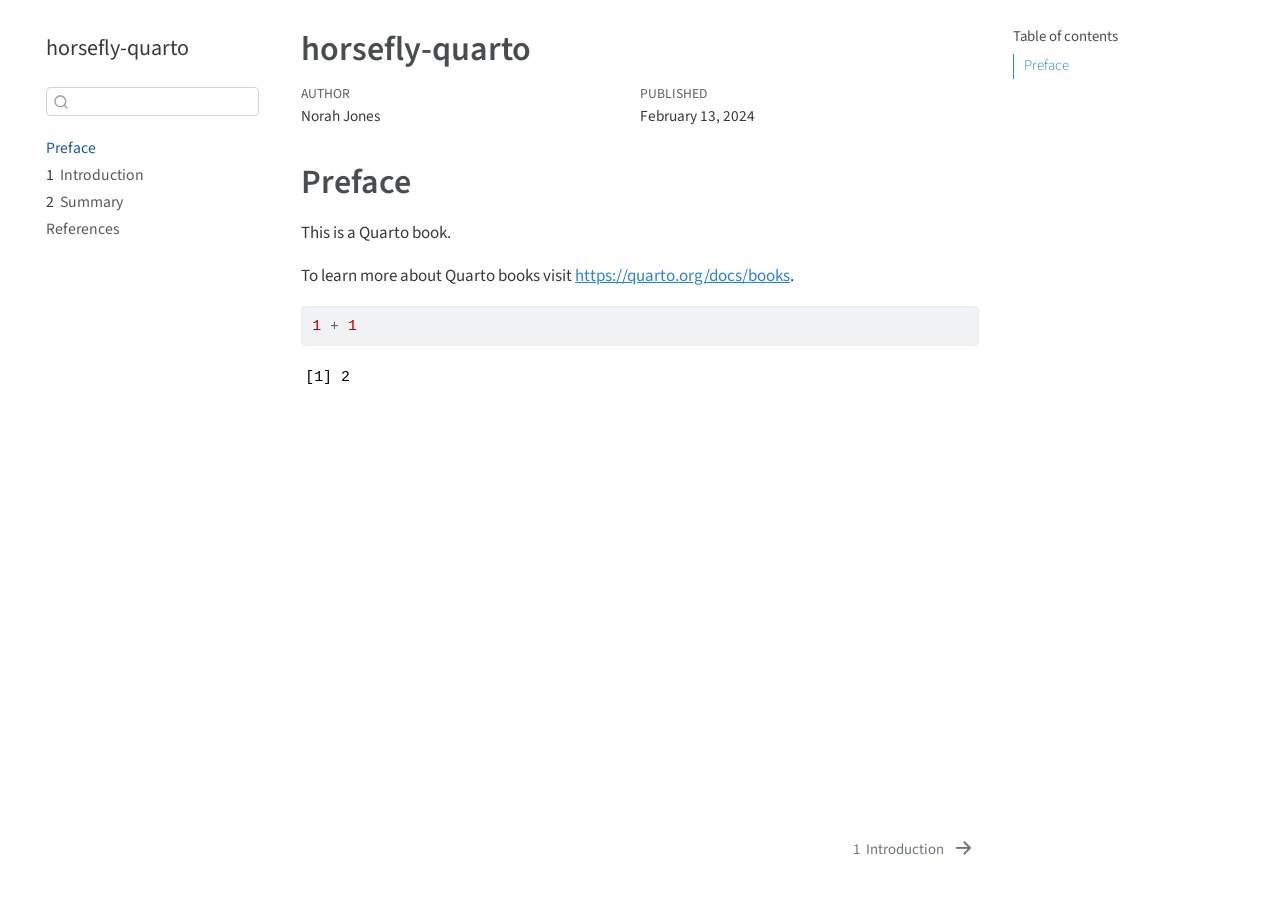
<file: summary/index.html>
<!DOCTYPE html>
<html xmlns="http://www.w3.org/1999/xhtml" lang="en" xml:lang="en"><head>

<meta charset="utf-8">
<meta name="generator" content="quarto-1.3.450">

<meta name="viewport" content="width=device-width, initial-scale=1.0, user-scalable=yes">

<meta name="author" content="Norah Jones">
<meta name="dcterms.date" content="2024-02-13">

<title>horsefly-quarto</title>
<style>
code{white-space: pre-wrap;}
span.smallcaps{font-variant: small-caps;}
div.columns{display: flex; gap: min(4vw, 1.5em);}
div.column{flex: auto; overflow-x: auto;}
div.hanging-indent{margin-left: 1.5em; text-indent: -1.5em;}
ul.task-list{list-style: none;}
ul.task-list li input[type="checkbox"] {
  width: 0.8em;
  margin: 0 0.8em 0.2em -1em; /* quarto-specific, see https://github.com/quarto-dev/quarto-cli/issues/4556 */ 
  vertical-align: middle;
}
/* CSS for syntax highlighting */
pre > code.sourceCode { white-space: pre; position: relative; }
pre > code.sourceCode > span { display: inline-block; line-height: 1.25; }
pre > code.sourceCode > span:empty { height: 1.2em; }
.sourceCode { overflow: visible; }
code.sourceCode > span { color: inherit; text-decoration: inherit; }
div.sourceCode { margin: 1em 0; }
pre.sourceCode { margin: 0; }
@media screen {
div.sourceCode { overflow: auto; }
}
@media print {
pre > code.sourceCode { white-space: pre-wrap; }
pre > code.sourceCode > span { text-indent: -5em; padding-left: 5em; }
}
pre.numberSource code
  { counter-reset: source-line 0; }
pre.numberSource code > span
  { position: relative; left: -4em; counter-increment: source-line; }
pre.numberSource code > span > a:first-child::before
  { content: counter(source-line);
    position: relative; left: -1em; text-align: right; vertical-align: baseline;
    border: none; display: inline-block;
    -webkit-touch-callout: none; -webkit-user-select: none;
    -khtml-user-select: none; -moz-user-select: none;
    -ms-user-select: none; user-select: none;
    padding: 0 4px; width: 4em;
  }
pre.numberSource { margin-left: 3em;  padding-left: 4px; }
div.sourceCode
  {   }
@media screen {
pre > code.sourceCode > span > a:first-child::before { text-decoration: underline; }
}
</style>


<script src="site_libs/quarto-nav/quarto-nav.js"></script>
<script src="site_libs/quarto-nav/headroom.min.js"></script>
<script src="site_libs/clipboard/clipboard.min.js"></script>
<script src="site_libs/quarto-search/autocomplete.umd.js"></script>
<script src="site_libs/quarto-search/fuse.min.js"></script>
<script src="site_libs/quarto-search/quarto-search.js"></script>
<meta name="quarto:offset" content="./">
<link href="./intro.html" rel="next">
<script src="site_libs/quarto-html/quarto.js"></script>
<script src="site_libs/quarto-html/popper.min.js"></script>
<script src="site_libs/quarto-html/tippy.umd.min.js"></script>
<script src="site_libs/quarto-html/anchor.min.js"></script>
<link href="site_libs/quarto-html/tippy.css" rel="stylesheet">
<link href="site_libs/quarto-html/quarto-syntax-highlighting.css" rel="stylesheet" id="quarto-text-highlighting-styles">
<script src="site_libs/bootstrap/bootstrap.min.js"></script>
<link href="site_libs/bootstrap/bootstrap-icons.css" rel="stylesheet">
<link href="site_libs/bootstrap/bootstrap.min.css" rel="stylesheet" id="quarto-bootstrap" data-mode="light">
<script id="quarto-search-options" type="application/json">{
  "location": "sidebar",
  "copy-button": false,
  "collapse-after": 3,
  "panel-placement": "start",
  "type": "textbox",
  "limit": 20,
  "language": {
    "search-no-results-text": "No results",
    "search-matching-documents-text": "matching documents",
    "search-copy-link-title": "Copy link to search",
    "search-hide-matches-text": "Hide additional matches",
    "search-more-match-text": "more match in this document",
    "search-more-matches-text": "more matches in this document",
    "search-clear-button-title": "Clear",
    "search-detached-cancel-button-title": "Cancel",
    "search-submit-button-title": "Submit",
    "search-label": "Search"
  }
}</script>


</head>

<body class="nav-sidebar floating">

<div id="quarto-search-results"></div>
  <header id="quarto-header" class="headroom fixed-top">
  <nav class="quarto-secondary-nav">
    <div class="container-fluid d-flex">
      <button type="button" class="quarto-btn-toggle btn" data-bs-toggle="collapse" data-bs-target="#quarto-sidebar,#quarto-sidebar-glass" aria-controls="quarto-sidebar" aria-expanded="false" aria-label="Toggle sidebar navigation" onclick="if (window.quartoToggleHeadroom) { window.quartoToggleHeadroom(); }">
        <i class="bi bi-layout-text-sidebar-reverse"></i>
      </button>
      <nav class="quarto-page-breadcrumbs" aria-label="breadcrumb"><ol class="breadcrumb"><li class="breadcrumb-item"><a href="./index.html">Preface</a></li></ol></nav>
      <a class="flex-grow-1" role="button" data-bs-toggle="collapse" data-bs-target="#quarto-sidebar,#quarto-sidebar-glass" aria-controls="quarto-sidebar" aria-expanded="false" aria-label="Toggle sidebar navigation" onclick="if (window.quartoToggleHeadroom) { window.quartoToggleHeadroom(); }">      
      </a>
      <button type="button" class="btn quarto-search-button" aria-label="" onclick="window.quartoOpenSearch();">
        <i class="bi bi-search"></i>
      </button>
    </div>
  </nav>
</header>
<!-- content -->
<div id="quarto-content" class="quarto-container page-columns page-rows-contents page-layout-article">
<!-- sidebar -->
  <nav id="quarto-sidebar" class="sidebar collapse collapse-horizontal sidebar-navigation floating overflow-auto">
    <div class="pt-lg-2 mt-2 text-left sidebar-header">
    <div class="sidebar-title mb-0 py-0">
      <a href="./">horsefly-quarto</a> 
    </div>
      </div>
        <div class="mt-2 flex-shrink-0 align-items-center">
        <div class="sidebar-search">
        <div id="quarto-search" class="" title="Search"></div>
        </div>
        </div>
    <div class="sidebar-menu-container"> 
    <ul class="list-unstyled mt-1">
        <li class="sidebar-item">
  <div class="sidebar-item-container"> 
  <a href="./index.html" class="sidebar-item-text sidebar-link active">
 <span class="menu-text">Preface</span></a>
  </div>
</li>
        <li class="sidebar-item">
  <div class="sidebar-item-container"> 
  <a href="./intro.html" class="sidebar-item-text sidebar-link">
 <span class="menu-text"><span class="chapter-number">1</span>&nbsp; <span class="chapter-title">Introduction</span></span></a>
  </div>
</li>
        <li class="sidebar-item">
  <div class="sidebar-item-container"> 
  <a href="./summary.html" class="sidebar-item-text sidebar-link">
 <span class="menu-text"><span class="chapter-number">2</span>&nbsp; <span class="chapter-title">Summary</span></span></a>
  </div>
</li>
        <li class="sidebar-item">
  <div class="sidebar-item-container"> 
  <a href="./references.html" class="sidebar-item-text sidebar-link">
 <span class="menu-text">References</span></a>
  </div>
</li>
    </ul>
    </div>
</nav>
<div id="quarto-sidebar-glass" data-bs-toggle="collapse" data-bs-target="#quarto-sidebar,#quarto-sidebar-glass"></div>
<!-- margin-sidebar -->
    <div id="quarto-margin-sidebar" class="sidebar margin-sidebar">
        <nav id="TOC" role="doc-toc" class="toc-active">
    <h2 id="toc-title">Table of contents</h2>
   
  <ul>
  <li><a href="#preface" id="toc-preface" class="nav-link active" data-scroll-target="#preface">Preface</a></li>
  </ul>
</nav>
    </div>
<!-- main -->
<main class="content" id="quarto-document-content">

<header id="title-block-header" class="quarto-title-block default">
<div class="quarto-title">
<h1 class="title">horsefly-quarto</h1>
</div>



<div class="quarto-title-meta">

    <div>
    <div class="quarto-title-meta-heading">Author</div>
    <div class="quarto-title-meta-contents">
             <p>Norah Jones </p>
          </div>
  </div>
    
    <div>
    <div class="quarto-title-meta-heading">Published</div>
    <div class="quarto-title-meta-contents">
      <p class="date">February 13, 2024</p>
    </div>
  </div>
  
    
  </div>
  

</header>

<section id="preface" class="level1 unnumbered">
<h1 class="unnumbered">Preface</h1>
<p>This is a Quarto book.</p>
<p>To learn more about Quarto books visit <a href="https://quarto.org/docs/books" class="uri">https://quarto.org/docs/books</a>.</p>
<div class="cell">
<div class="sourceCode cell-code" id="cb1"><pre class="sourceCode r code-with-copy"><code class="sourceCode r"><span id="cb1-1"><a href="#cb1-1" aria-hidden="true" tabindex="-1"></a><span class="dv">1</span> <span class="sc">+</span> <span class="dv">1</span></span></code><button title="Copy to Clipboard" class="code-copy-button"><i class="bi"></i></button></pre></div>
<div class="cell-output cell-output-stdout">
<pre><code>[1] 2</code></pre>
</div>
</div>


</section>

</main> <!-- /main -->
<script id="quarto-html-after-body" type="application/javascript">
window.document.addEventListener("DOMContentLoaded", function (event) {
  const toggleBodyColorMode = (bsSheetEl) => {
    const mode = bsSheetEl.getAttribute("data-mode");
    const bodyEl = window.document.querySelector("body");
    if (mode === "dark") {
      bodyEl.classList.add("quarto-dark");
      bodyEl.classList.remove("quarto-light");
    } else {
      bodyEl.classList.add("quarto-light");
      bodyEl.classList.remove("quarto-dark");
    }
  }
  const toggleBodyColorPrimary = () => {
    const bsSheetEl = window.document.querySelector("link#quarto-bootstrap");
    if (bsSheetEl) {
      toggleBodyColorMode(bsSheetEl);
    }
  }
  toggleBodyColorPrimary();  
  const icon = "";
  const anchorJS = new window.AnchorJS();
  anchorJS.options = {
    placement: 'right',
    icon: icon
  };
  anchorJS.add('.anchored');
  const isCodeAnnotation = (el) => {
    for (const clz of el.classList) {
      if (clz.startsWith('code-annotation-')) {                     
        return true;
      }
    }
    return false;
  }
  const clipboard = new window.ClipboardJS('.code-copy-button', {
    text: function(trigger) {
      const codeEl = trigger.previousElementSibling.cloneNode(true);
      for (const childEl of codeEl.children) {
        if (isCodeAnnotation(childEl)) {
          childEl.remove();
        }
      }
      return codeEl.innerText;
    }
  });
  clipboard.on('success', function(e) {
    // button target
    const button = e.trigger;
    // don't keep focus
    button.blur();
    // flash "checked"
    button.classList.add('code-copy-button-checked');
    var currentTitle = button.getAttribute("title");
    button.setAttribute("title", "Copied!");
    let tooltip;
    if (window.bootstrap) {
      button.setAttribute("data-bs-toggle", "tooltip");
      button.setAttribute("data-bs-placement", "left");
      button.setAttribute("data-bs-title", "Copied!");
      tooltip = new bootstrap.Tooltip(button, 
        { trigger: "manual", 
          customClass: "code-copy-button-tooltip",
          offset: [0, -8]});
      tooltip.show();    
    }
    setTimeout(function() {
      if (tooltip) {
        tooltip.hide();
        button.removeAttribute("data-bs-title");
        button.removeAttribute("data-bs-toggle");
        button.removeAttribute("data-bs-placement");
      }
      button.setAttribute("title", currentTitle);
      button.classList.remove('code-copy-button-checked');
    }, 1000);
    // clear code selection
    e.clearSelection();
  });
  function tippyHover(el, contentFn) {
    const config = {
      allowHTML: true,
      content: contentFn,
      maxWidth: 500,
      delay: 100,
      arrow: false,
      appendTo: function(el) {
          return el.parentElement;
      },
      interactive: true,
      interactiveBorder: 10,
      theme: 'quarto',
      placement: 'bottom-start'
    };
    window.tippy(el, config); 
  }
  const noterefs = window.document.querySelectorAll('a[role="doc-noteref"]');
  for (var i=0; i<noterefs.length; i++) {
    const ref = noterefs[i];
    tippyHover(ref, function() {
      // use id or data attribute instead here
      let href = ref.getAttribute('data-footnote-href') || ref.getAttribute('href');
      try { href = new URL(href).hash; } catch {}
      const id = href.replace(/^#\/?/, "");
      const note = window.document.getElementById(id);
      return note.innerHTML;
    });
  }
      let selectedAnnoteEl;
      const selectorForAnnotation = ( cell, annotation) => {
        let cellAttr = 'data-code-cell="' + cell + '"';
        let lineAttr = 'data-code-annotation="' +  annotation + '"';
        const selector = 'span[' + cellAttr + '][' + lineAttr + ']';
        return selector;
      }
      const selectCodeLines = (annoteEl) => {
        const doc = window.document;
        const targetCell = annoteEl.getAttribute("data-target-cell");
        const targetAnnotation = annoteEl.getAttribute("data-target-annotation");
        const annoteSpan = window.document.querySelector(selectorForAnnotation(targetCell, targetAnnotation));
        const lines = annoteSpan.getAttribute("data-code-lines").split(",");
        const lineIds = lines.map((line) => {
          return targetCell + "-" + line;
        })
        let top = null;
        let height = null;
        let parent = null;
        if (lineIds.length > 0) {
            //compute the position of the single el (top and bottom and make a div)
            const el = window.document.getElementById(lineIds[0]);
            top = el.offsetTop;
            height = el.offsetHeight;
            parent = el.parentElement.parentElement;
          if (lineIds.length > 1) {
            const lastEl = window.document.getElementById(lineIds[lineIds.length - 1]);
            const bottom = lastEl.offsetTop + lastEl.offsetHeight;
            height = bottom - top;
          }
          if (top !== null && height !== null && parent !== null) {
            // cook up a div (if necessary) and position it 
            let div = window.document.getElementById("code-annotation-line-highlight");
            if (div === null) {
              div = window.document.createElement("div");
              div.setAttribute("id", "code-annotation-line-highlight");
              div.style.position = 'absolute';
              parent.appendChild(div);
            }
            div.style.top = top - 2 + "px";
            div.style.height = height + 4 + "px";
            let gutterDiv = window.document.getElementById("code-annotation-line-highlight-gutter");
            if (gutterDiv === null) {
              gutterDiv = window.document.createElement("div");
              gutterDiv.setAttribute("id", "code-annotation-line-highlight-gutter");
              gutterDiv.style.position = 'absolute';
              const codeCell = window.document.getElementById(targetCell);
              const gutter = codeCell.querySelector('.code-annotation-gutter');
              gutter.appendChild(gutterDiv);
            }
            gutterDiv.style.top = top - 2 + "px";
            gutterDiv.style.height = height + 4 + "px";
          }
          selectedAnnoteEl = annoteEl;
        }
      };
      const unselectCodeLines = () => {
        const elementsIds = ["code-annotation-line-highlight", "code-annotation-line-highlight-gutter"];
        elementsIds.forEach((elId) => {
          const div = window.document.getElementById(elId);
          if (div) {
            div.remove();
          }
        });
        selectedAnnoteEl = undefined;
      };
      // Attach click handler to the DT
      const annoteDls = window.document.querySelectorAll('dt[data-target-cell]');
      for (const annoteDlNode of annoteDls) {
        annoteDlNode.addEventListener('click', (event) => {
          const clickedEl = event.target;
          if (clickedEl !== selectedAnnoteEl) {
            unselectCodeLines();
            const activeEl = window.document.querySelector('dt[data-target-cell].code-annotation-active');
            if (activeEl) {
              activeEl.classList.remove('code-annotation-active');
            }
            selectCodeLines(clickedEl);
            clickedEl.classList.add('code-annotation-active');
          } else {
            // Unselect the line
            unselectCodeLines();
            clickedEl.classList.remove('code-annotation-active');
          }
        });
      }
  const findCites = (el) => {
    const parentEl = el.parentElement;
    if (parentEl) {
      const cites = parentEl.dataset.cites;
      if (cites) {
        return {
          el,
          cites: cites.split(' ')
        };
      } else {
        return findCites(el.parentElement)
      }
    } else {
      return undefined;
    }
  };
  var bibliorefs = window.document.querySelectorAll('a[role="doc-biblioref"]');
  for (var i=0; i<bibliorefs.length; i++) {
    const ref = bibliorefs[i];
    const citeInfo = findCites(ref);
    if (citeInfo) {
      tippyHover(citeInfo.el, function() {
        var popup = window.document.createElement('div');
        citeInfo.cites.forEach(function(cite) {
          var citeDiv = window.document.createElement('div');
          citeDiv.classList.add('hanging-indent');
          citeDiv.classList.add('csl-entry');
          var biblioDiv = window.document.getElementById('ref-' + cite);
          if (biblioDiv) {
            citeDiv.innerHTML = biblioDiv.innerHTML;
          }
          popup.appendChild(citeDiv);
        });
        return popup.innerHTML;
      });
    }
  }
});
</script>
<nav class="page-navigation">
  <div class="nav-page nav-page-previous">
  </div>
  <div class="nav-page nav-page-next">
      <a href="./intro.html" class="pagination-link">
        <span class="nav-page-text"><span class="chapter-number">1</span>&nbsp; <span class="chapter-title">Introduction</span></span> <i class="bi bi-arrow-right-short"></i>
      </a>
  </div>
</nav>
</div> <!-- /content -->



</body></html>
</file>
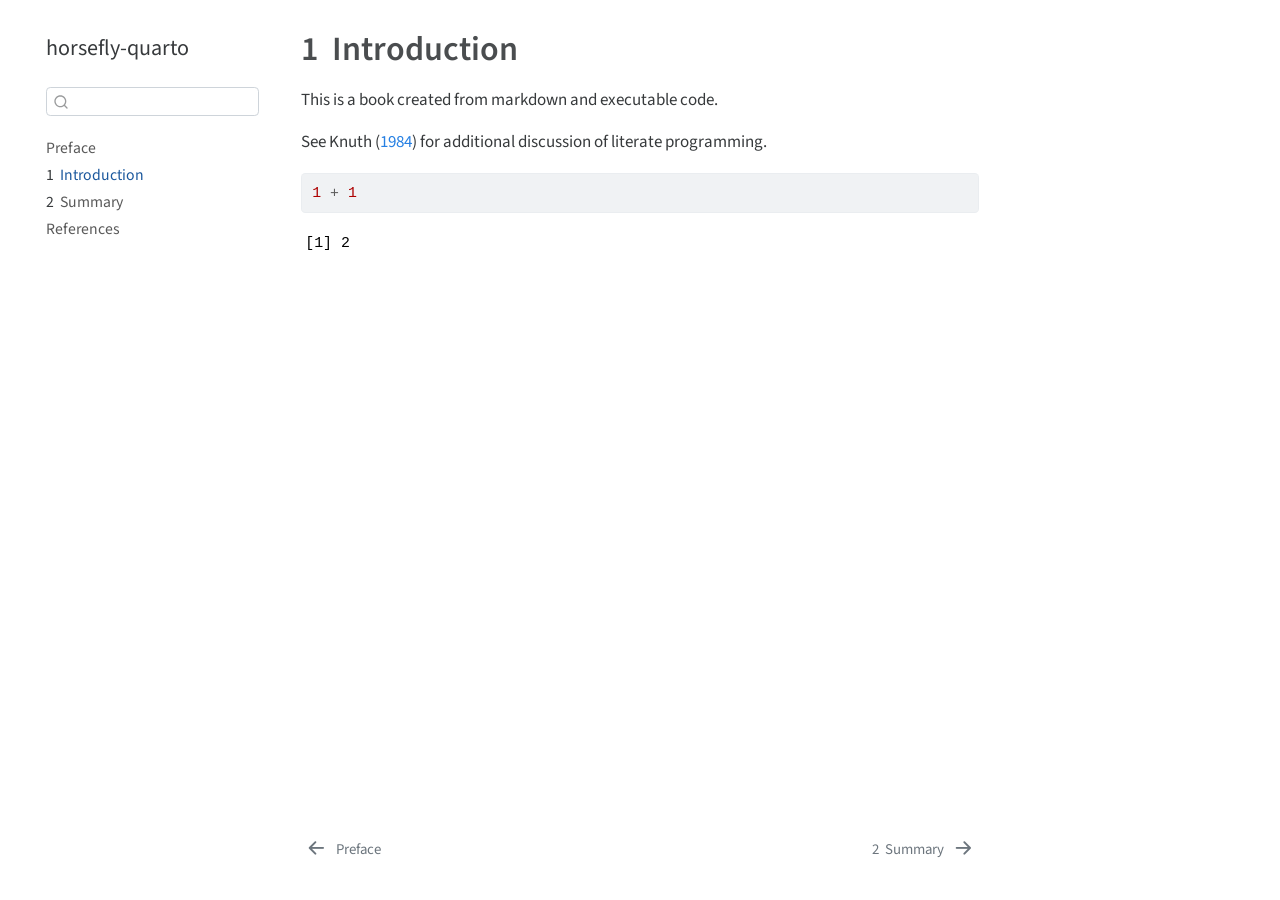
<file: summary/intro.html>
<!DOCTYPE html>
<html xmlns="http://www.w3.org/1999/xhtml" lang="en" xml:lang="en"><head>

<meta charset="utf-8">
<meta name="generator" content="quarto-1.3.450">

<meta name="viewport" content="width=device-width, initial-scale=1.0, user-scalable=yes">


<title>horsefly-quarto - 1&nbsp; Introduction</title>
<style>
code{white-space: pre-wrap;}
span.smallcaps{font-variant: small-caps;}
div.columns{display: flex; gap: min(4vw, 1.5em);}
div.column{flex: auto; overflow-x: auto;}
div.hanging-indent{margin-left: 1.5em; text-indent: -1.5em;}
ul.task-list{list-style: none;}
ul.task-list li input[type="checkbox"] {
  width: 0.8em;
  margin: 0 0.8em 0.2em -1em; /* quarto-specific, see https://github.com/quarto-dev/quarto-cli/issues/4556 */ 
  vertical-align: middle;
}
/* CSS for syntax highlighting */
pre > code.sourceCode { white-space: pre; position: relative; }
pre > code.sourceCode > span { display: inline-block; line-height: 1.25; }
pre > code.sourceCode > span:empty { height: 1.2em; }
.sourceCode { overflow: visible; }
code.sourceCode > span { color: inherit; text-decoration: inherit; }
div.sourceCode { margin: 1em 0; }
pre.sourceCode { margin: 0; }
@media screen {
div.sourceCode { overflow: auto; }
}
@media print {
pre > code.sourceCode { white-space: pre-wrap; }
pre > code.sourceCode > span { text-indent: -5em; padding-left: 5em; }
}
pre.numberSource code
  { counter-reset: source-line 0; }
pre.numberSource code > span
  { position: relative; left: -4em; counter-increment: source-line; }
pre.numberSource code > span > a:first-child::before
  { content: counter(source-line);
    position: relative; left: -1em; text-align: right; vertical-align: baseline;
    border: none; display: inline-block;
    -webkit-touch-callout: none; -webkit-user-select: none;
    -khtml-user-select: none; -moz-user-select: none;
    -ms-user-select: none; user-select: none;
    padding: 0 4px; width: 4em;
  }
pre.numberSource { margin-left: 3em;  padding-left: 4px; }
div.sourceCode
  {   }
@media screen {
pre > code.sourceCode > span > a:first-child::before { text-decoration: underline; }
}
/* CSS for citations */
div.csl-bib-body { }
div.csl-entry {
  clear: both;
}
.hanging-indent div.csl-entry {
  margin-left:2em;
  text-indent:-2em;
}
div.csl-left-margin {
  min-width:2em;
  float:left;
}
div.csl-right-inline {
  margin-left:2em;
  padding-left:1em;
}
div.csl-indent {
  margin-left: 2em;
}</style>


<script src="site_libs/quarto-nav/quarto-nav.js"></script>
<script src="site_libs/quarto-nav/headroom.min.js"></script>
<script src="site_libs/clipboard/clipboard.min.js"></script>
<script src="site_libs/quarto-search/autocomplete.umd.js"></script>
<script src="site_libs/quarto-search/fuse.min.js"></script>
<script src="site_libs/quarto-search/quarto-search.js"></script>
<meta name="quarto:offset" content="./">
<link href="./summary.html" rel="next">
<link href="./index.html" rel="prev">
<script src="site_libs/quarto-html/quarto.js"></script>
<script src="site_libs/quarto-html/popper.min.js"></script>
<script src="site_libs/quarto-html/tippy.umd.min.js"></script>
<script src="site_libs/quarto-html/anchor.min.js"></script>
<link href="site_libs/quarto-html/tippy.css" rel="stylesheet">
<link href="site_libs/quarto-html/quarto-syntax-highlighting.css" rel="stylesheet" id="quarto-text-highlighting-styles">
<script src="site_libs/bootstrap/bootstrap.min.js"></script>
<link href="site_libs/bootstrap/bootstrap-icons.css" rel="stylesheet">
<link href="site_libs/bootstrap/bootstrap.min.css" rel="stylesheet" id="quarto-bootstrap" data-mode="light">
<script id="quarto-search-options" type="application/json">{
  "location": "sidebar",
  "copy-button": false,
  "collapse-after": 3,
  "panel-placement": "start",
  "type": "textbox",
  "limit": 20,
  "language": {
    "search-no-results-text": "No results",
    "search-matching-documents-text": "matching documents",
    "search-copy-link-title": "Copy link to search",
    "search-hide-matches-text": "Hide additional matches",
    "search-more-match-text": "more match in this document",
    "search-more-matches-text": "more matches in this document",
    "search-clear-button-title": "Clear",
    "search-detached-cancel-button-title": "Cancel",
    "search-submit-button-title": "Submit",
    "search-label": "Search"
  }
}</script>


</head>

<body class="nav-sidebar floating">

<div id="quarto-search-results"></div>
  <header id="quarto-header" class="headroom fixed-top">
  <nav class="quarto-secondary-nav">
    <div class="container-fluid d-flex">
      <button type="button" class="quarto-btn-toggle btn" data-bs-toggle="collapse" data-bs-target="#quarto-sidebar,#quarto-sidebar-glass" aria-controls="quarto-sidebar" aria-expanded="false" aria-label="Toggle sidebar navigation" onclick="if (window.quartoToggleHeadroom) { window.quartoToggleHeadroom(); }">
        <i class="bi bi-layout-text-sidebar-reverse"></i>
      </button>
      <nav class="quarto-page-breadcrumbs" aria-label="breadcrumb"><ol class="breadcrumb"><li class="breadcrumb-item"><a href="./intro.html"><span class="chapter-number">1</span>&nbsp; <span class="chapter-title">Introduction</span></a></li></ol></nav>
      <a class="flex-grow-1" role="button" data-bs-toggle="collapse" data-bs-target="#quarto-sidebar,#quarto-sidebar-glass" aria-controls="quarto-sidebar" aria-expanded="false" aria-label="Toggle sidebar navigation" onclick="if (window.quartoToggleHeadroom) { window.quartoToggleHeadroom(); }">      
      </a>
      <button type="button" class="btn quarto-search-button" aria-label="" onclick="window.quartoOpenSearch();">
        <i class="bi bi-search"></i>
      </button>
    </div>
  </nav>
</header>
<!-- content -->
<div id="quarto-content" class="quarto-container page-columns page-rows-contents page-layout-article">
<!-- sidebar -->
  <nav id="quarto-sidebar" class="sidebar collapse collapse-horizontal sidebar-navigation floating overflow-auto">
    <div class="pt-lg-2 mt-2 text-left sidebar-header">
    <div class="sidebar-title mb-0 py-0">
      <a href="./">horsefly-quarto</a> 
    </div>
      </div>
        <div class="mt-2 flex-shrink-0 align-items-center">
        <div class="sidebar-search">
        <div id="quarto-search" class="" title="Search"></div>
        </div>
        </div>
    <div class="sidebar-menu-container"> 
    <ul class="list-unstyled mt-1">
        <li class="sidebar-item">
  <div class="sidebar-item-container"> 
  <a href="./index.html" class="sidebar-item-text sidebar-link">
 <span class="menu-text">Preface</span></a>
  </div>
</li>
        <li class="sidebar-item">
  <div class="sidebar-item-container"> 
  <a href="./intro.html" class="sidebar-item-text sidebar-link active">
 <span class="menu-text"><span class="chapter-number">1</span>&nbsp; <span class="chapter-title">Introduction</span></span></a>
  </div>
</li>
        <li class="sidebar-item">
  <div class="sidebar-item-container"> 
  <a href="./summary.html" class="sidebar-item-text sidebar-link">
 <span class="menu-text"><span class="chapter-number">2</span>&nbsp; <span class="chapter-title">Summary</span></span></a>
  </div>
</li>
        <li class="sidebar-item">
  <div class="sidebar-item-container"> 
  <a href="./references.html" class="sidebar-item-text sidebar-link">
 <span class="menu-text">References</span></a>
  </div>
</li>
    </ul>
    </div>
</nav>
<div id="quarto-sidebar-glass" data-bs-toggle="collapse" data-bs-target="#quarto-sidebar,#quarto-sidebar-glass"></div>
<!-- margin-sidebar -->
    <div id="quarto-margin-sidebar" class="sidebar margin-sidebar">
        
    </div>
<!-- main -->
<main class="content" id="quarto-document-content">

<header id="title-block-header" class="quarto-title-block default">
<div class="quarto-title">
<h1 class="title"><span class="chapter-number">1</span>&nbsp; <span class="chapter-title">Introduction</span></h1>
</div>



<div class="quarto-title-meta">

    
  
    
  </div>
  

</header>

<p>This is a book created from markdown and executable code.</p>
<p>See <span class="citation" data-cites="knuth84">Knuth (<a href="references.html#ref-knuth84" role="doc-biblioref">1984</a>)</span> for additional discussion of literate programming.</p>
<div class="cell">
<div class="sourceCode cell-code" id="cb1"><pre class="sourceCode r code-with-copy"><code class="sourceCode r"><span id="cb1-1"><a href="#cb1-1" aria-hidden="true" tabindex="-1"></a><span class="dv">1</span> <span class="sc">+</span> <span class="dv">1</span></span></code><button title="Copy to Clipboard" class="code-copy-button"><i class="bi"></i></button></pre></div>
<div class="cell-output cell-output-stdout">
<pre><code>[1] 2</code></pre>
</div>
</div>


<div id="refs" class="references csl-bib-body hanging-indent" role="list" style="display: none">
<div id="ref-knuth84" class="csl-entry" role="listitem">
Knuth, Donald E. 1984. <span>“Literate Programming.”</span> <em>Comput. J.</em> 27 (2): 97–111. <a href="https://doi.org/10.1093/comjnl/27.2.97">https://doi.org/10.1093/comjnl/27.2.97</a>.
</div>
</div>

</main> <!-- /main -->
<script id="quarto-html-after-body" type="application/javascript">
window.document.addEventListener("DOMContentLoaded", function (event) {
  const toggleBodyColorMode = (bsSheetEl) => {
    const mode = bsSheetEl.getAttribute("data-mode");
    const bodyEl = window.document.querySelector("body");
    if (mode === "dark") {
      bodyEl.classList.add("quarto-dark");
      bodyEl.classList.remove("quarto-light");
    } else {
      bodyEl.classList.add("quarto-light");
      bodyEl.classList.remove("quarto-dark");
    }
  }
  const toggleBodyColorPrimary = () => {
    const bsSheetEl = window.document.querySelector("link#quarto-bootstrap");
    if (bsSheetEl) {
      toggleBodyColorMode(bsSheetEl);
    }
  }
  toggleBodyColorPrimary();  
  const icon = "";
  const anchorJS = new window.AnchorJS();
  anchorJS.options = {
    placement: 'right',
    icon: icon
  };
  anchorJS.add('.anchored');
  const isCodeAnnotation = (el) => {
    for (const clz of el.classList) {
      if (clz.startsWith('code-annotation-')) {                     
        return true;
      }
    }
    return false;
  }
  const clipboard = new window.ClipboardJS('.code-copy-button', {
    text: function(trigger) {
      const codeEl = trigger.previousElementSibling.cloneNode(true);
      for (const childEl of codeEl.children) {
        if (isCodeAnnotation(childEl)) {
          childEl.remove();
        }
      }
      return codeEl.innerText;
    }
  });
  clipboard.on('success', function(e) {
    // button target
    const button = e.trigger;
    // don't keep focus
    button.blur();
    // flash "checked"
    button.classList.add('code-copy-button-checked');
    var currentTitle = button.getAttribute("title");
    button.setAttribute("title", "Copied!");
    let tooltip;
    if (window.bootstrap) {
      button.setAttribute("data-bs-toggle", "tooltip");
      button.setAttribute("data-bs-placement", "left");
      button.setAttribute("data-bs-title", "Copied!");
      tooltip = new bootstrap.Tooltip(button, 
        { trigger: "manual", 
          customClass: "code-copy-button-tooltip",
          offset: [0, -8]});
      tooltip.show();    
    }
    setTimeout(function() {
      if (tooltip) {
        tooltip.hide();
        button.removeAttribute("data-bs-title");
        button.removeAttribute("data-bs-toggle");
        button.removeAttribute("data-bs-placement");
      }
      button.setAttribute("title", currentTitle);
      button.classList.remove('code-copy-button-checked');
    }, 1000);
    // clear code selection
    e.clearSelection();
  });
  function tippyHover(el, contentFn) {
    const config = {
      allowHTML: true,
      content: contentFn,
      maxWidth: 500,
      delay: 100,
      arrow: false,
      appendTo: function(el) {
          return el.parentElement;
      },
      interactive: true,
      interactiveBorder: 10,
      theme: 'quarto',
      placement: 'bottom-start'
    };
    window.tippy(el, config); 
  }
  const noterefs = window.document.querySelectorAll('a[role="doc-noteref"]');
  for (var i=0; i<noterefs.length; i++) {
    const ref = noterefs[i];
    tippyHover(ref, function() {
      // use id or data attribute instead here
      let href = ref.getAttribute('data-footnote-href') || ref.getAttribute('href');
      try { href = new URL(href).hash; } catch {}
      const id = href.replace(/^#\/?/, "");
      const note = window.document.getElementById(id);
      return note.innerHTML;
    });
  }
      let selectedAnnoteEl;
      const selectorForAnnotation = ( cell, annotation) => {
        let cellAttr = 'data-code-cell="' + cell + '"';
        let lineAttr = 'data-code-annotation="' +  annotation + '"';
        const selector = 'span[' + cellAttr + '][' + lineAttr + ']';
        return selector;
      }
      const selectCodeLines = (annoteEl) => {
        const doc = window.document;
        const targetCell = annoteEl.getAttribute("data-target-cell");
        const targetAnnotation = annoteEl.getAttribute("data-target-annotation");
        const annoteSpan = window.document.querySelector(selectorForAnnotation(targetCell, targetAnnotation));
        const lines = annoteSpan.getAttribute("data-code-lines").split(",");
        const lineIds = lines.map((line) => {
          return targetCell + "-" + line;
        })
        let top = null;
        let height = null;
        let parent = null;
        if (lineIds.length > 0) {
            //compute the position of the single el (top and bottom and make a div)
            const el = window.document.getElementById(lineIds[0]);
            top = el.offsetTop;
            height = el.offsetHeight;
            parent = el.parentElement.parentElement;
          if (lineIds.length > 1) {
            const lastEl = window.document.getElementById(lineIds[lineIds.length - 1]);
            const bottom = lastEl.offsetTop + lastEl.offsetHeight;
            height = bottom - top;
          }
          if (top !== null && height !== null && parent !== null) {
            // cook up a div (if necessary) and position it 
            let div = window.document.getElementById("code-annotation-line-highlight");
            if (div === null) {
              div = window.document.createElement("div");
              div.setAttribute("id", "code-annotation-line-highlight");
              div.style.position = 'absolute';
              parent.appendChild(div);
            }
            div.style.top = top - 2 + "px";
            div.style.height = height + 4 + "px";
            let gutterDiv = window.document.getElementById("code-annotation-line-highlight-gutter");
            if (gutterDiv === null) {
              gutterDiv = window.document.createElement("div");
              gutterDiv.setAttribute("id", "code-annotation-line-highlight-gutter");
              gutterDiv.style.position = 'absolute';
              const codeCell = window.document.getElementById(targetCell);
              const gutter = codeCell.querySelector('.code-annotation-gutter');
              gutter.appendChild(gutterDiv);
            }
            gutterDiv.style.top = top - 2 + "px";
            gutterDiv.style.height = height + 4 + "px";
          }
          selectedAnnoteEl = annoteEl;
        }
      };
      const unselectCodeLines = () => {
        const elementsIds = ["code-annotation-line-highlight", "code-annotation-line-highlight-gutter"];
        elementsIds.forEach((elId) => {
          const div = window.document.getElementById(elId);
          if (div) {
            div.remove();
          }
        });
        selectedAnnoteEl = undefined;
      };
      // Attach click handler to the DT
      const annoteDls = window.document.querySelectorAll('dt[data-target-cell]');
      for (const annoteDlNode of annoteDls) {
        annoteDlNode.addEventListener('click', (event) => {
          const clickedEl = event.target;
          if (clickedEl !== selectedAnnoteEl) {
            unselectCodeLines();
            const activeEl = window.document.querySelector('dt[data-target-cell].code-annotation-active');
            if (activeEl) {
              activeEl.classList.remove('code-annotation-active');
            }
            selectCodeLines(clickedEl);
            clickedEl.classList.add('code-annotation-active');
          } else {
            // Unselect the line
            unselectCodeLines();
            clickedEl.classList.remove('code-annotation-active');
          }
        });
      }
  const findCites = (el) => {
    const parentEl = el.parentElement;
    if (parentEl) {
      const cites = parentEl.dataset.cites;
      if (cites) {
        return {
          el,
          cites: cites.split(' ')
        };
      } else {
        return findCites(el.parentElement)
      }
    } else {
      return undefined;
    }
  };
  var bibliorefs = window.document.querySelectorAll('a[role="doc-biblioref"]');
  for (var i=0; i<bibliorefs.length; i++) {
    const ref = bibliorefs[i];
    const citeInfo = findCites(ref);
    if (citeInfo) {
      tippyHover(citeInfo.el, function() {
        var popup = window.document.createElement('div');
        citeInfo.cites.forEach(function(cite) {
          var citeDiv = window.document.createElement('div');
          citeDiv.classList.add('hanging-indent');
          citeDiv.classList.add('csl-entry');
          var biblioDiv = window.document.getElementById('ref-' + cite);
          if (biblioDiv) {
            citeDiv.innerHTML = biblioDiv.innerHTML;
          }
          popup.appendChild(citeDiv);
        });
        return popup.innerHTML;
      });
    }
  }
});
</script>
<nav class="page-navigation">
  <div class="nav-page nav-page-previous">
      <a href="./index.html" class="pagination-link">
        <i class="bi bi-arrow-left-short"></i> <span class="nav-page-text">Preface</span>
      </a>          
  </div>
  <div class="nav-page nav-page-next">
      <a href="./summary.html" class="pagination-link">
        <span class="nav-page-text"><span class="chapter-number">2</span>&nbsp; <span class="chapter-title">Summary</span></span> <i class="bi bi-arrow-right-short"></i>
      </a>
  </div>
</nav>
</div> <!-- /content -->



</body></html>
</file>
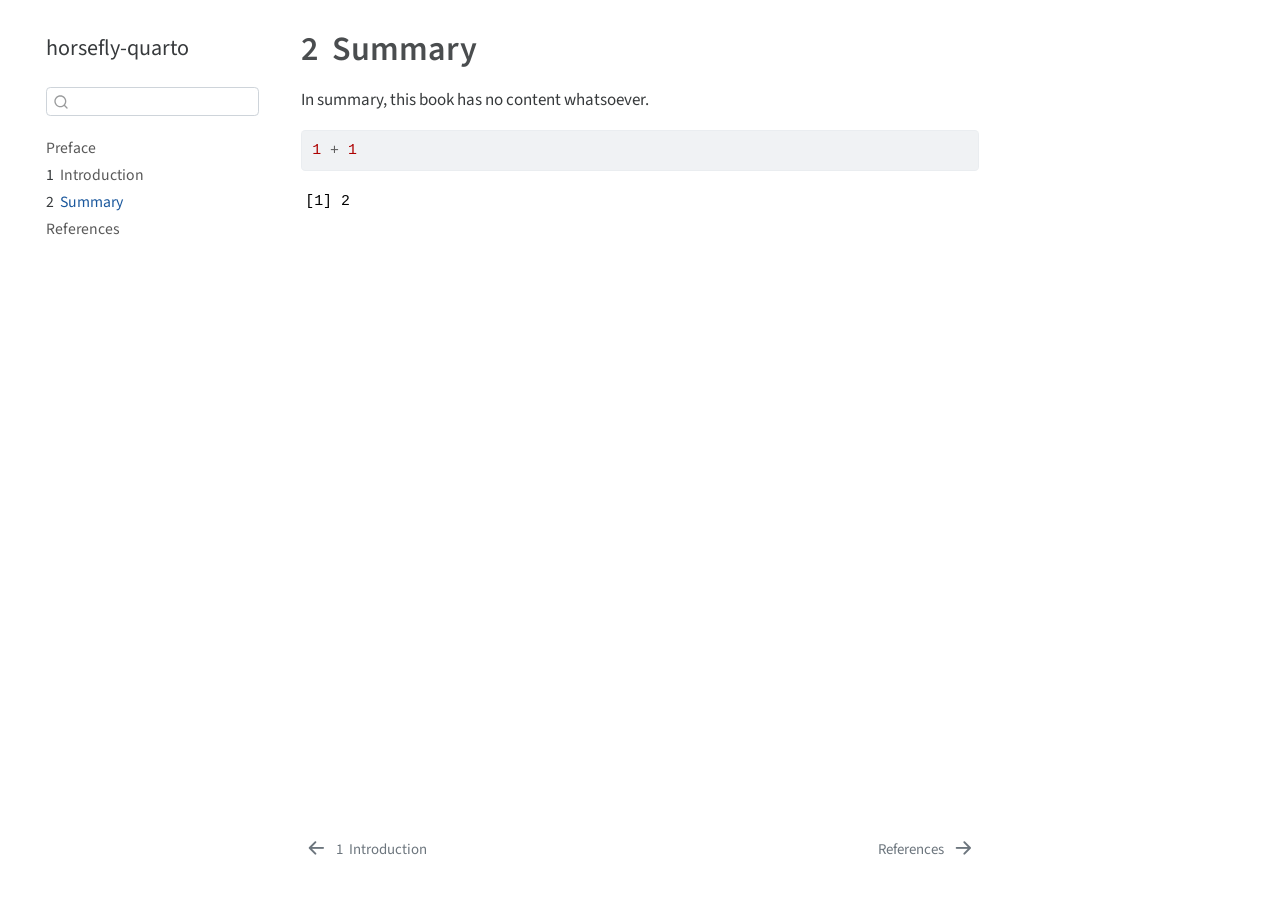
<file: summary/summary.html>
<!DOCTYPE html>
<html xmlns="http://www.w3.org/1999/xhtml" lang="en" xml:lang="en"><head>

<meta charset="utf-8">
<meta name="generator" content="quarto-1.3.450">

<meta name="viewport" content="width=device-width, initial-scale=1.0, user-scalable=yes">


<title>horsefly-quarto - 2&nbsp; Summary</title>
<style>
code{white-space: pre-wrap;}
span.smallcaps{font-variant: small-caps;}
div.columns{display: flex; gap: min(4vw, 1.5em);}
div.column{flex: auto; overflow-x: auto;}
div.hanging-indent{margin-left: 1.5em; text-indent: -1.5em;}
ul.task-list{list-style: none;}
ul.task-list li input[type="checkbox"] {
  width: 0.8em;
  margin: 0 0.8em 0.2em -1em; /* quarto-specific, see https://github.com/quarto-dev/quarto-cli/issues/4556 */ 
  vertical-align: middle;
}
/* CSS for syntax highlighting */
pre > code.sourceCode { white-space: pre; position: relative; }
pre > code.sourceCode > span { display: inline-block; line-height: 1.25; }
pre > code.sourceCode > span:empty { height: 1.2em; }
.sourceCode { overflow: visible; }
code.sourceCode > span { color: inherit; text-decoration: inherit; }
div.sourceCode { margin: 1em 0; }
pre.sourceCode { margin: 0; }
@media screen {
div.sourceCode { overflow: auto; }
}
@media print {
pre > code.sourceCode { white-space: pre-wrap; }
pre > code.sourceCode > span { text-indent: -5em; padding-left: 5em; }
}
pre.numberSource code
  { counter-reset: source-line 0; }
pre.numberSource code > span
  { position: relative; left: -4em; counter-increment: source-line; }
pre.numberSource code > span > a:first-child::before
  { content: counter(source-line);
    position: relative; left: -1em; text-align: right; vertical-align: baseline;
    border: none; display: inline-block;
    -webkit-touch-callout: none; -webkit-user-select: none;
    -khtml-user-select: none; -moz-user-select: none;
    -ms-user-select: none; user-select: none;
    padding: 0 4px; width: 4em;
  }
pre.numberSource { margin-left: 3em;  padding-left: 4px; }
div.sourceCode
  {   }
@media screen {
pre > code.sourceCode > span > a:first-child::before { text-decoration: underline; }
}
</style>


<script src="site_libs/quarto-nav/quarto-nav.js"></script>
<script src="site_libs/quarto-nav/headroom.min.js"></script>
<script src="site_libs/clipboard/clipboard.min.js"></script>
<script src="site_libs/quarto-search/autocomplete.umd.js"></script>
<script src="site_libs/quarto-search/fuse.min.js"></script>
<script src="site_libs/quarto-search/quarto-search.js"></script>
<meta name="quarto:offset" content="./">
<link href="./references.html" rel="next">
<link href="./intro.html" rel="prev">
<script src="site_libs/quarto-html/quarto.js"></script>
<script src="site_libs/quarto-html/popper.min.js"></script>
<script src="site_libs/quarto-html/tippy.umd.min.js"></script>
<script src="site_libs/quarto-html/anchor.min.js"></script>
<link href="site_libs/quarto-html/tippy.css" rel="stylesheet">
<link href="site_libs/quarto-html/quarto-syntax-highlighting.css" rel="stylesheet" id="quarto-text-highlighting-styles">
<script src="site_libs/bootstrap/bootstrap.min.js"></script>
<link href="site_libs/bootstrap/bootstrap-icons.css" rel="stylesheet">
<link href="site_libs/bootstrap/bootstrap.min.css" rel="stylesheet" id="quarto-bootstrap" data-mode="light">
<script id="quarto-search-options" type="application/json">{
  "location": "sidebar",
  "copy-button": false,
  "collapse-after": 3,
  "panel-placement": "start",
  "type": "textbox",
  "limit": 20,
  "language": {
    "search-no-results-text": "No results",
    "search-matching-documents-text": "matching documents",
    "search-copy-link-title": "Copy link to search",
    "search-hide-matches-text": "Hide additional matches",
    "search-more-match-text": "more match in this document",
    "search-more-matches-text": "more matches in this document",
    "search-clear-button-title": "Clear",
    "search-detached-cancel-button-title": "Cancel",
    "search-submit-button-title": "Submit",
    "search-label": "Search"
  }
}</script>


</head>

<body class="nav-sidebar floating">

<div id="quarto-search-results"></div>
  <header id="quarto-header" class="headroom fixed-top">
  <nav class="quarto-secondary-nav">
    <div class="container-fluid d-flex">
      <button type="button" class="quarto-btn-toggle btn" data-bs-toggle="collapse" data-bs-target="#quarto-sidebar,#quarto-sidebar-glass" aria-controls="quarto-sidebar" aria-expanded="false" aria-label="Toggle sidebar navigation" onclick="if (window.quartoToggleHeadroom) { window.quartoToggleHeadroom(); }">
        <i class="bi bi-layout-text-sidebar-reverse"></i>
      </button>
      <nav class="quarto-page-breadcrumbs" aria-label="breadcrumb"><ol class="breadcrumb"><li class="breadcrumb-item"><a href="./summary.html"><span class="chapter-number">2</span>&nbsp; <span class="chapter-title">Summary</span></a></li></ol></nav>
      <a class="flex-grow-1" role="button" data-bs-toggle="collapse" data-bs-target="#quarto-sidebar,#quarto-sidebar-glass" aria-controls="quarto-sidebar" aria-expanded="false" aria-label="Toggle sidebar navigation" onclick="if (window.quartoToggleHeadroom) { window.quartoToggleHeadroom(); }">      
      </a>
      <button type="button" class="btn quarto-search-button" aria-label="" onclick="window.quartoOpenSearch();">
        <i class="bi bi-search"></i>
      </button>
    </div>
  </nav>
</header>
<!-- content -->
<div id="quarto-content" class="quarto-container page-columns page-rows-contents page-layout-article">
<!-- sidebar -->
  <nav id="quarto-sidebar" class="sidebar collapse collapse-horizontal sidebar-navigation floating overflow-auto">
    <div class="pt-lg-2 mt-2 text-left sidebar-header">
    <div class="sidebar-title mb-0 py-0">
      <a href="./">horsefly-quarto</a> 
    </div>
      </div>
        <div class="mt-2 flex-shrink-0 align-items-center">
        <div class="sidebar-search">
        <div id="quarto-search" class="" title="Search"></div>
        </div>
        </div>
    <div class="sidebar-menu-container"> 
    <ul class="list-unstyled mt-1">
        <li class="sidebar-item">
  <div class="sidebar-item-container"> 
  <a href="./index.html" class="sidebar-item-text sidebar-link">
 <span class="menu-text">Preface</span></a>
  </div>
</li>
        <li class="sidebar-item">
  <div class="sidebar-item-container"> 
  <a href="./intro.html" class="sidebar-item-text sidebar-link">
 <span class="menu-text"><span class="chapter-number">1</span>&nbsp; <span class="chapter-title">Introduction</span></span></a>
  </div>
</li>
        <li class="sidebar-item">
  <div class="sidebar-item-container"> 
  <a href="./summary.html" class="sidebar-item-text sidebar-link active">
 <span class="menu-text"><span class="chapter-number">2</span>&nbsp; <span class="chapter-title">Summary</span></span></a>
  </div>
</li>
        <li class="sidebar-item">
  <div class="sidebar-item-container"> 
  <a href="./references.html" class="sidebar-item-text sidebar-link">
 <span class="menu-text">References</span></a>
  </div>
</li>
    </ul>
    </div>
</nav>
<div id="quarto-sidebar-glass" data-bs-toggle="collapse" data-bs-target="#quarto-sidebar,#quarto-sidebar-glass"></div>
<!-- margin-sidebar -->
    <div id="quarto-margin-sidebar" class="sidebar margin-sidebar">
        
    </div>
<!-- main -->
<main class="content" id="quarto-document-content">

<header id="title-block-header" class="quarto-title-block default">
<div class="quarto-title">
<h1 class="title"><span class="chapter-number">2</span>&nbsp; <span class="chapter-title">Summary</span></h1>
</div>



<div class="quarto-title-meta">

    
  
    
  </div>
  

</header>

<p>In summary, this book has no content whatsoever.</p>
<div class="cell">
<div class="sourceCode cell-code" id="cb1"><pre class="sourceCode r code-with-copy"><code class="sourceCode r"><span id="cb1-1"><a href="#cb1-1" aria-hidden="true" tabindex="-1"></a><span class="dv">1</span> <span class="sc">+</span> <span class="dv">1</span></span></code><button title="Copy to Clipboard" class="code-copy-button"><i class="bi"></i></button></pre></div>
<div class="cell-output cell-output-stdout">
<pre><code>[1] 2</code></pre>
</div>
</div>



</main> <!-- /main -->
<script id="quarto-html-after-body" type="application/javascript">
window.document.addEventListener("DOMContentLoaded", function (event) {
  const toggleBodyColorMode = (bsSheetEl) => {
    const mode = bsSheetEl.getAttribute("data-mode");
    const bodyEl = window.document.querySelector("body");
    if (mode === "dark") {
      bodyEl.classList.add("quarto-dark");
      bodyEl.classList.remove("quarto-light");
    } else {
      bodyEl.classList.add("quarto-light");
      bodyEl.classList.remove("quarto-dark");
    }
  }
  const toggleBodyColorPrimary = () => {
    const bsSheetEl = window.document.querySelector("link#quarto-bootstrap");
    if (bsSheetEl) {
      toggleBodyColorMode(bsSheetEl);
    }
  }
  toggleBodyColorPrimary();  
  const icon = "";
  const anchorJS = new window.AnchorJS();
  anchorJS.options = {
    placement: 'right',
    icon: icon
  };
  anchorJS.add('.anchored');
  const isCodeAnnotation = (el) => {
    for (const clz of el.classList) {
      if (clz.startsWith('code-annotation-')) {                     
        return true;
      }
    }
    return false;
  }
  const clipboard = new window.ClipboardJS('.code-copy-button', {
    text: function(trigger) {
      const codeEl = trigger.previousElementSibling.cloneNode(true);
      for (const childEl of codeEl.children) {
        if (isCodeAnnotation(childEl)) {
          childEl.remove();
        }
      }
      return codeEl.innerText;
    }
  });
  clipboard.on('success', function(e) {
    // button target
    const button = e.trigger;
    // don't keep focus
    button.blur();
    // flash "checked"
    button.classList.add('code-copy-button-checked');
    var currentTitle = button.getAttribute("title");
    button.setAttribute("title", "Copied!");
    let tooltip;
    if (window.bootstrap) {
      button.setAttribute("data-bs-toggle", "tooltip");
      button.setAttribute("data-bs-placement", "left");
      button.setAttribute("data-bs-title", "Copied!");
      tooltip = new bootstrap.Tooltip(button, 
        { trigger: "manual", 
          customClass: "code-copy-button-tooltip",
          offset: [0, -8]});
      tooltip.show();    
    }
    setTimeout(function() {
      if (tooltip) {
        tooltip.hide();
        button.removeAttribute("data-bs-title");
        button.removeAttribute("data-bs-toggle");
        button.removeAttribute("data-bs-placement");
      }
      button.setAttribute("title", currentTitle);
      button.classList.remove('code-copy-button-checked');
    }, 1000);
    // clear code selection
    e.clearSelection();
  });
  function tippyHover(el, contentFn) {
    const config = {
      allowHTML: true,
      content: contentFn,
      maxWidth: 500,
      delay: 100,
      arrow: false,
      appendTo: function(el) {
          return el.parentElement;
      },
      interactive: true,
      interactiveBorder: 10,
      theme: 'quarto',
      placement: 'bottom-start'
    };
    window.tippy(el, config); 
  }
  const noterefs = window.document.querySelectorAll('a[role="doc-noteref"]');
  for (var i=0; i<noterefs.length; i++) {
    const ref = noterefs[i];
    tippyHover(ref, function() {
      // use id or data attribute instead here
      let href = ref.getAttribute('data-footnote-href') || ref.getAttribute('href');
      try { href = new URL(href).hash; } catch {}
      const id = href.replace(/^#\/?/, "");
      const note = window.document.getElementById(id);
      return note.innerHTML;
    });
  }
      let selectedAnnoteEl;
      const selectorForAnnotation = ( cell, annotation) => {
        let cellAttr = 'data-code-cell="' + cell + '"';
        let lineAttr = 'data-code-annotation="' +  annotation + '"';
        const selector = 'span[' + cellAttr + '][' + lineAttr + ']';
        return selector;
      }
      const selectCodeLines = (annoteEl) => {
        const doc = window.document;
        const targetCell = annoteEl.getAttribute("data-target-cell");
        const targetAnnotation = annoteEl.getAttribute("data-target-annotation");
        const annoteSpan = window.document.querySelector(selectorForAnnotation(targetCell, targetAnnotation));
        const lines = annoteSpan.getAttribute("data-code-lines").split(",");
        const lineIds = lines.map((line) => {
          return targetCell + "-" + line;
        })
        let top = null;
        let height = null;
        let parent = null;
        if (lineIds.length > 0) {
            //compute the position of the single el (top and bottom and make a div)
            const el = window.document.getElementById(lineIds[0]);
            top = el.offsetTop;
            height = el.offsetHeight;
            parent = el.parentElement.parentElement;
          if (lineIds.length > 1) {
            const lastEl = window.document.getElementById(lineIds[lineIds.length - 1]);
            const bottom = lastEl.offsetTop + lastEl.offsetHeight;
            height = bottom - top;
          }
          if (top !== null && height !== null && parent !== null) {
            // cook up a div (if necessary) and position it 
            let div = window.document.getElementById("code-annotation-line-highlight");
            if (div === null) {
              div = window.document.createElement("div");
              div.setAttribute("id", "code-annotation-line-highlight");
              div.style.position = 'absolute';
              parent.appendChild(div);
            }
            div.style.top = top - 2 + "px";
            div.style.height = height + 4 + "px";
            let gutterDiv = window.document.getElementById("code-annotation-line-highlight-gutter");
            if (gutterDiv === null) {
              gutterDiv = window.document.createElement("div");
              gutterDiv.setAttribute("id", "code-annotation-line-highlight-gutter");
              gutterDiv.style.position = 'absolute';
              const codeCell = window.document.getElementById(targetCell);
              const gutter = codeCell.querySelector('.code-annotation-gutter');
              gutter.appendChild(gutterDiv);
            }
            gutterDiv.style.top = top - 2 + "px";
            gutterDiv.style.height = height + 4 + "px";
          }
          selectedAnnoteEl = annoteEl;
        }
      };
      const unselectCodeLines = () => {
        const elementsIds = ["code-annotation-line-highlight", "code-annotation-line-highlight-gutter"];
        elementsIds.forEach((elId) => {
          const div = window.document.getElementById(elId);
          if (div) {
            div.remove();
          }
        });
        selectedAnnoteEl = undefined;
      };
      // Attach click handler to the DT
      const annoteDls = window.document.querySelectorAll('dt[data-target-cell]');
      for (const annoteDlNode of annoteDls) {
        annoteDlNode.addEventListener('click', (event) => {
          const clickedEl = event.target;
          if (clickedEl !== selectedAnnoteEl) {
            unselectCodeLines();
            const activeEl = window.document.querySelector('dt[data-target-cell].code-annotation-active');
            if (activeEl) {
              activeEl.classList.remove('code-annotation-active');
            }
            selectCodeLines(clickedEl);
            clickedEl.classList.add('code-annotation-active');
          } else {
            // Unselect the line
            unselectCodeLines();
            clickedEl.classList.remove('code-annotation-active');
          }
        });
      }
  const findCites = (el) => {
    const parentEl = el.parentElement;
    if (parentEl) {
      const cites = parentEl.dataset.cites;
      if (cites) {
        return {
          el,
          cites: cites.split(' ')
        };
      } else {
        return findCites(el.parentElement)
      }
    } else {
      return undefined;
    }
  };
  var bibliorefs = window.document.querySelectorAll('a[role="doc-biblioref"]');
  for (var i=0; i<bibliorefs.length; i++) {
    const ref = bibliorefs[i];
    const citeInfo = findCites(ref);
    if (citeInfo) {
      tippyHover(citeInfo.el, function() {
        var popup = window.document.createElement('div');
        citeInfo.cites.forEach(function(cite) {
          var citeDiv = window.document.createElement('div');
          citeDiv.classList.add('hanging-indent');
          citeDiv.classList.add('csl-entry');
          var biblioDiv = window.document.getElementById('ref-' + cite);
          if (biblioDiv) {
            citeDiv.innerHTML = biblioDiv.innerHTML;
          }
          popup.appendChild(citeDiv);
        });
        return popup.innerHTML;
      });
    }
  }
});
</script>
<nav class="page-navigation">
  <div class="nav-page nav-page-previous">
      <a href="./intro.html" class="pagination-link">
        <i class="bi bi-arrow-left-short"></i> <span class="nav-page-text"><span class="chapter-number">1</span>&nbsp; <span class="chapter-title">Introduction</span></span>
      </a>          
  </div>
  <div class="nav-page nav-page-next">
      <a href="./references.html" class="pagination-link">
        <span class="nav-page-text">References</span> <i class="bi bi-arrow-right-short"></i>
      </a>
  </div>
</nav>
</div> <!-- /content -->



</body></html>
</file>
<file: summary/site_libs/quarto-html/tippy.css>
.tippy-box[data-animation=fade][data-state=hidden]{opacity:0}[data-tippy-root]{max-width:calc(100vw - 10px)}.tippy-box{position:relative;background-color:#333;color:#fff;border-radius:4px;font-size:14px;line-height:1.4;white-space:normal;outline:0;transition-property:transform,visibility,opacity}.tippy-box[data-placement^=top]>.tippy-arrow{bottom:0}.tippy-box[data-placement^=top]>.tippy-arrow:before{bottom:-7px;left:0;border-width:8px 8px 0;border-top-color:initial;transform-origin:center top}.tippy-box[data-placement^=bottom]>.tippy-arrow{top:0}.tippy-box[data-placement^=bottom]>.tippy-arrow:before{top:-7px;left:0;border-width:0 8px 8px;border-bottom-color:initial;transform-origin:center bottom}.tippy-box[data-placement^=left]>.tippy-arrow{right:0}.tippy-box[data-placement^=left]>.tippy-arrow:before{border-width:8px 0 8px 8px;border-left-color:initial;right:-7px;transform-origin:center left}.tippy-box[data-placement^=right]>.tippy-arrow{left:0}.tippy-box[data-placement^=right]>.tippy-arrow:before{left:-7px;border-width:8px 8px 8px 0;border-right-color:initial;transform-origin:center right}.tippy-box[data-inertia][data-state=visible]{transition-timing-function:cubic-bezier(.54,1.5,.38,1.11)}.tippy-arrow{width:16px;height:16px;color:#333}.tippy-arrow:before{content:"";position:absolute;border-color:transparent;border-style:solid}.tippy-content{position:relative;padding:5px 9px;z-index:1}
</file>
<file: summary/site_libs/quarto-html/quarto-syntax-highlighting.css>
/* quarto syntax highlight colors */
:root {
  --quarto-hl-ot-color: #003B4F;
  --quarto-hl-at-color: #657422;
  --quarto-hl-ss-color: #20794D;
  --quarto-hl-an-color: #5E5E5E;
  --quarto-hl-fu-color: #4758AB;
  --quarto-hl-st-color: #20794D;
  --quarto-hl-cf-color: #003B4F;
  --quarto-hl-op-color: #5E5E5E;
  --quarto-hl-er-color: #AD0000;
  --quarto-hl-bn-color: #AD0000;
  --quarto-hl-al-color: #AD0000;
  --quarto-hl-va-color: #111111;
  --quarto-hl-bu-color: inherit;
  --quarto-hl-ex-color: inherit;
  --quarto-hl-pp-color: #AD0000;
  --quarto-hl-in-color: #5E5E5E;
  --quarto-hl-vs-color: #20794D;
  --quarto-hl-wa-color: #5E5E5E;
  --quarto-hl-do-color: #5E5E5E;
  --quarto-hl-im-color: #00769E;
  --quarto-hl-ch-color: #20794D;
  --quarto-hl-dt-color: #AD0000;
  --quarto-hl-fl-color: #AD0000;
  --quarto-hl-co-color: #5E5E5E;
  --quarto-hl-cv-color: #5E5E5E;
  --quarto-hl-cn-color: #8f5902;
  --quarto-hl-sc-color: #5E5E5E;
  --quarto-hl-dv-color: #AD0000;
  --quarto-hl-kw-color: #003B4F;
}

/* other quarto variables */
:root {
  --quarto-font-monospace: SFMono-Regular, Menlo, Monaco, Consolas, "Liberation Mono", "Courier New", monospace;
}

pre > code.sourceCode > span {
  color: #003B4F;
}

code span {
  color: #003B4F;
}

code.sourceCode > span {
  color: #003B4F;
}

div.sourceCode,
div.sourceCode pre.sourceCode {
  color: #003B4F;
}

code span.ot {
  color: #003B4F;
  font-style: inherit;
}

code span.at {
  color: #657422;
  font-style: inherit;
}

code span.ss {
  color: #20794D;
  font-style: inherit;
}

code span.an {
  color: #5E5E5E;
  font-style: inherit;
}

code span.fu {
  color: #4758AB;
  font-style: inherit;
}

code span.st {
  color: #20794D;
  font-style: inherit;
}

code span.cf {
  color: #003B4F;
  font-style: inherit;
}

code span.op {
  color: #5E5E5E;
  font-style: inherit;
}

code span.er {
  color: #AD0000;
  font-style: inherit;
}

code span.bn {
  color: #AD0000;
  font-style: inherit;
}

code span.al {
  color: #AD0000;
  font-style: inherit;
}

code span.va {
  color: #111111;
  font-style: inherit;
}

code span.bu {
  font-style: inherit;
}

code span.ex {
  font-style: inherit;
}

code span.pp {
  color: #AD0000;
  font-style: inherit;
}

code span.in {
  color: #5E5E5E;
  font-style: inherit;
}

code span.vs {
  color: #20794D;
  font-style: inherit;
}

code span.wa {
  color: #5E5E5E;
  font-style: italic;
}

code span.do {
  color: #5E5E5E;
  font-style: italic;
}

code span.im {
  color: #00769E;
  font-style: inherit;
}

code span.ch {
  color: #20794D;
  font-style: inherit;
}

code span.dt {
  color: #AD0000;
  font-style: inherit;
}

code span.fl {
  color: #AD0000;
  font-style: inherit;
}

code span.co {
  color: #5E5E5E;
  font-style: inherit;
}

code span.cv {
  color: #5E5E5E;
  font-style: italic;
}

code span.cn {
  color: #8f5902;
  font-style: inherit;
}

code span.sc {
  color: #5E5E5E;
  font-style: inherit;
}

code span.dv {
  color: #AD0000;
  font-style: inherit;
}

code span.kw {
  color: #003B4F;
  font-style: inherit;
}

.prevent-inlining {
  content: "</";
}

/*# sourceMappingURL=debc5d5d77c3f9108843748ff7464032.css.map */
</file>
